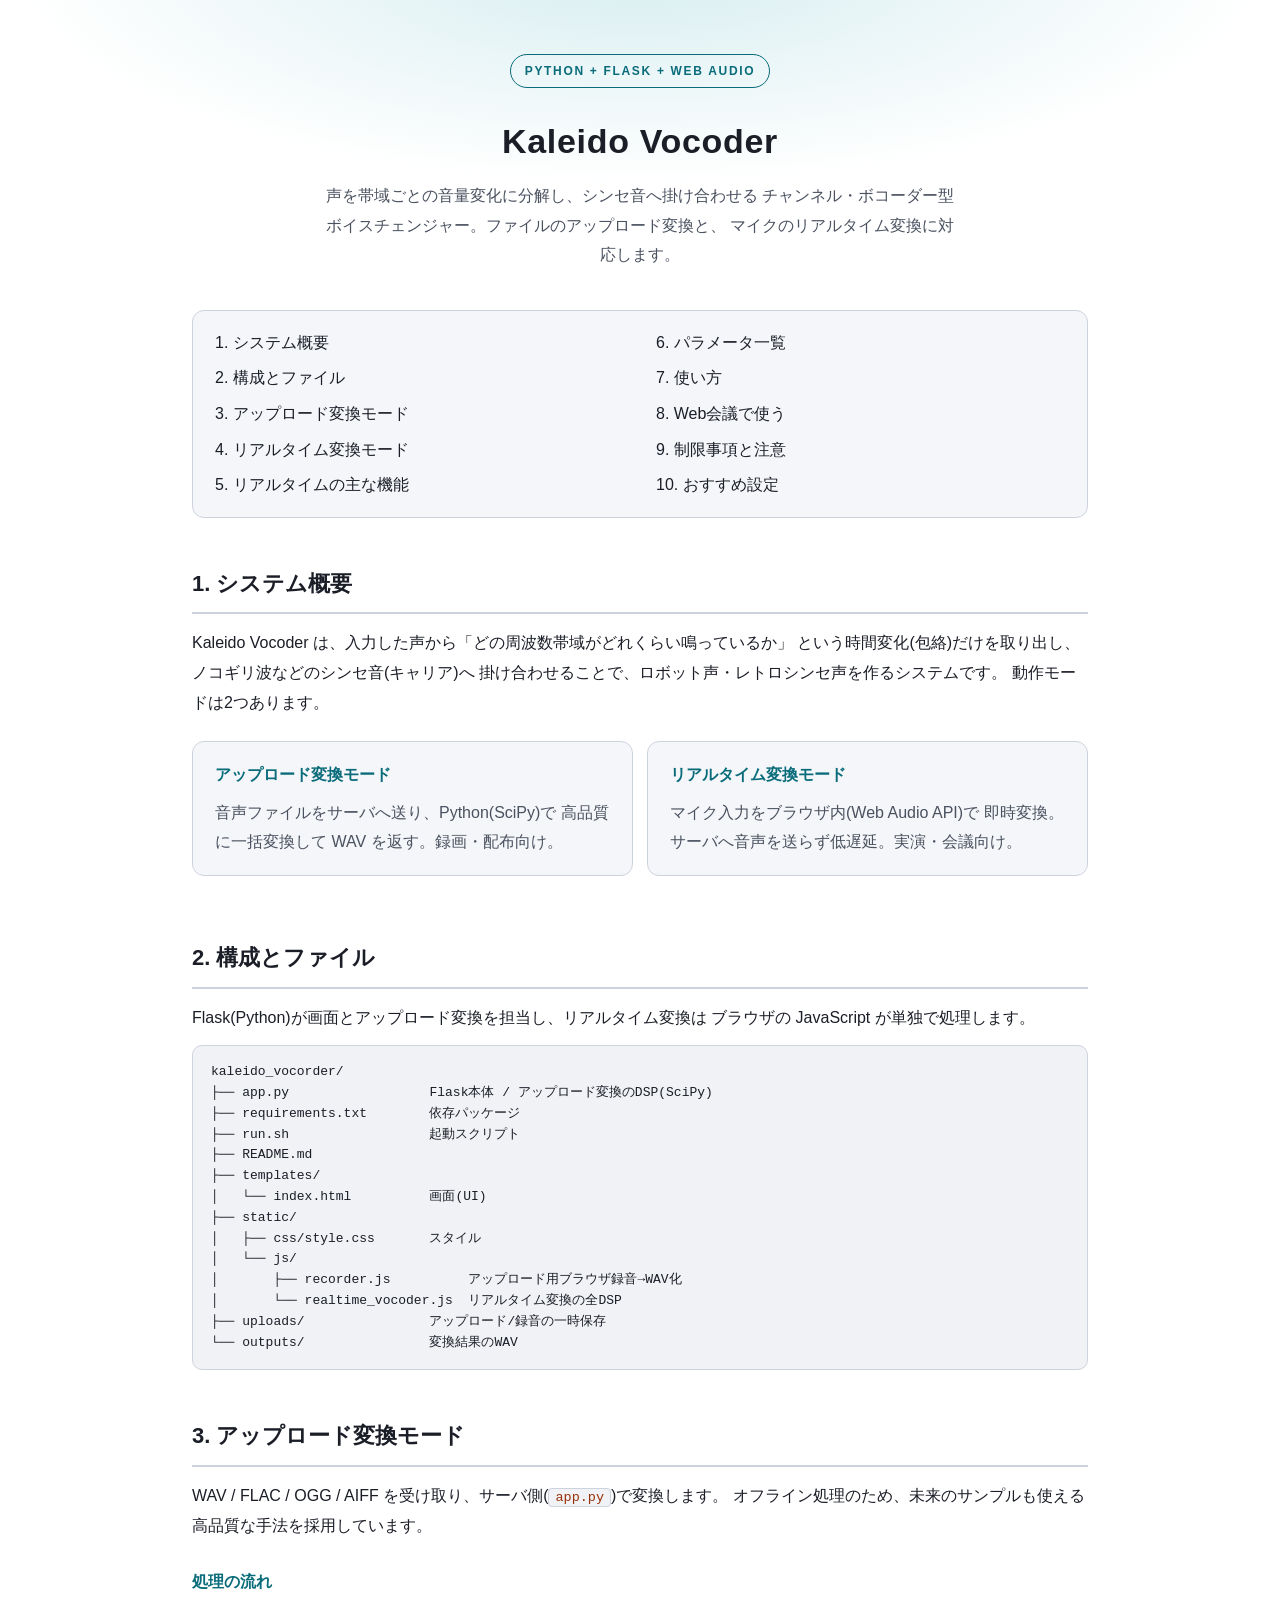
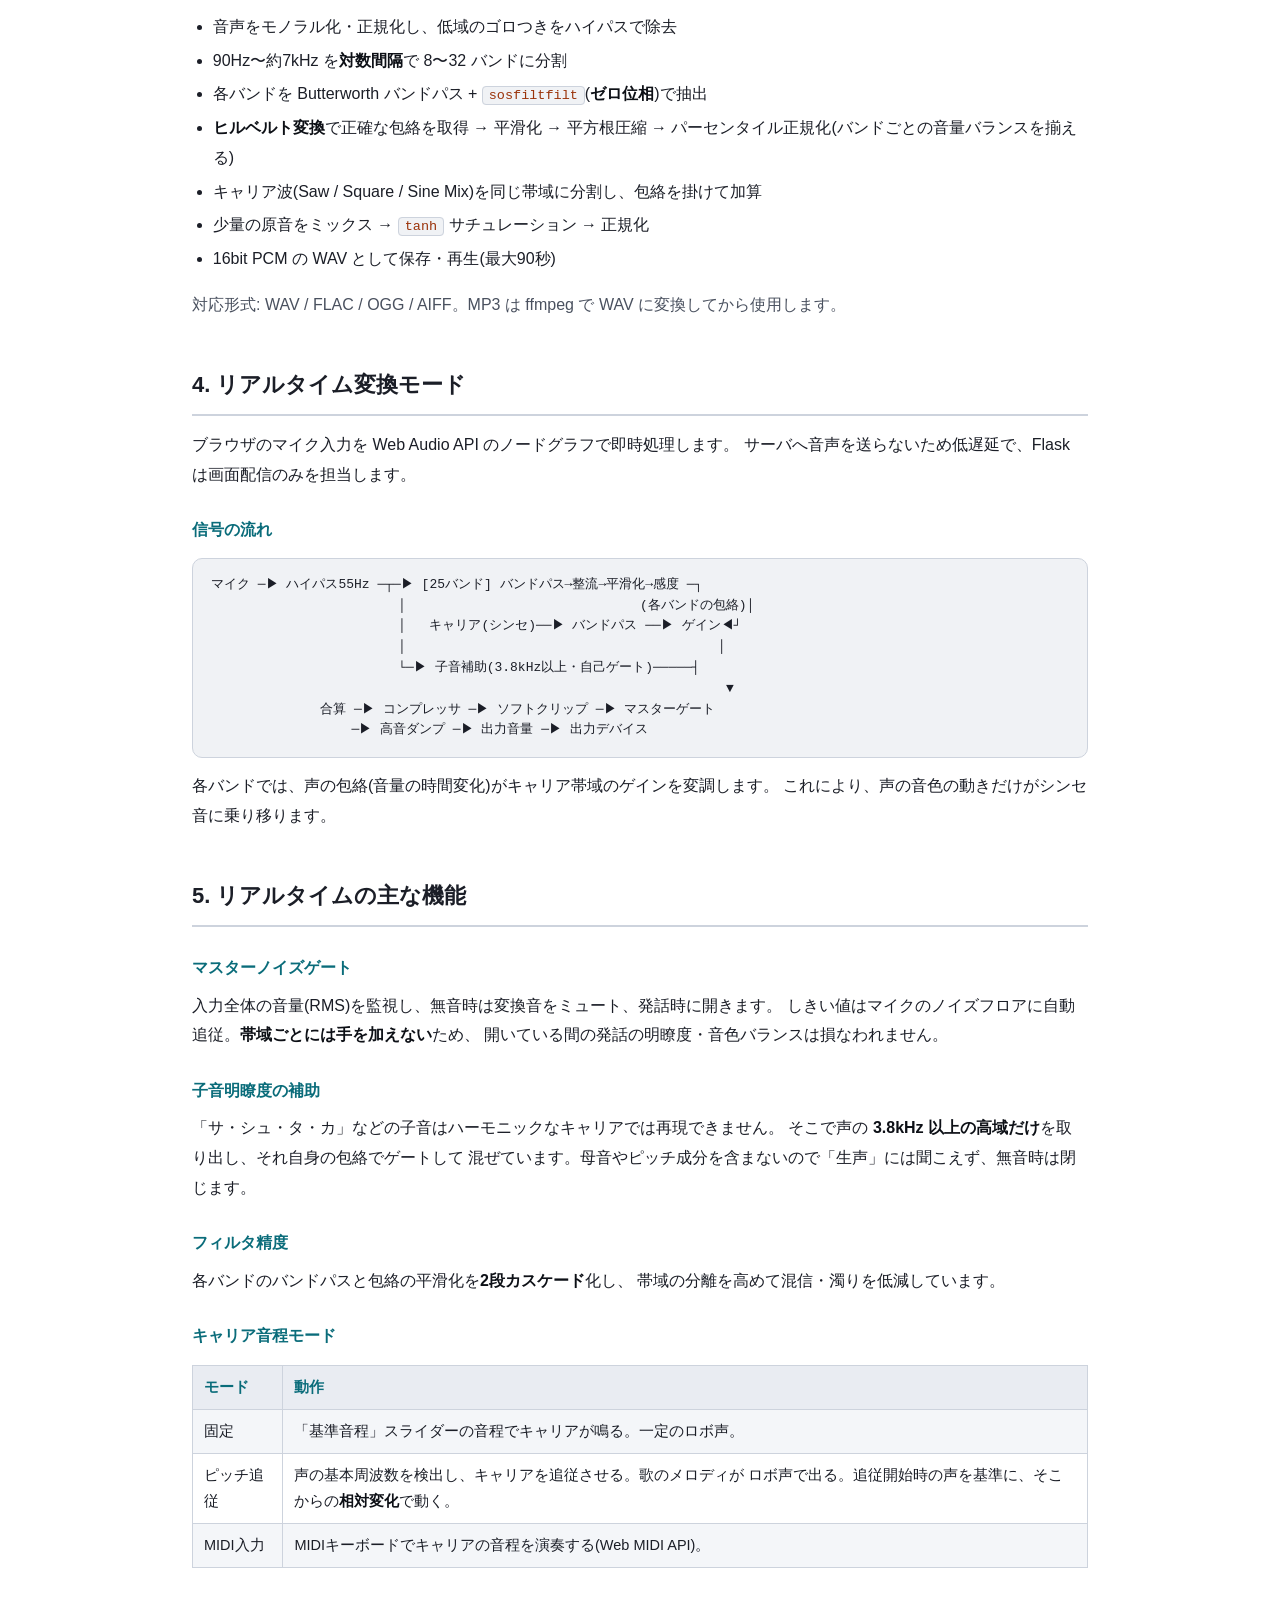
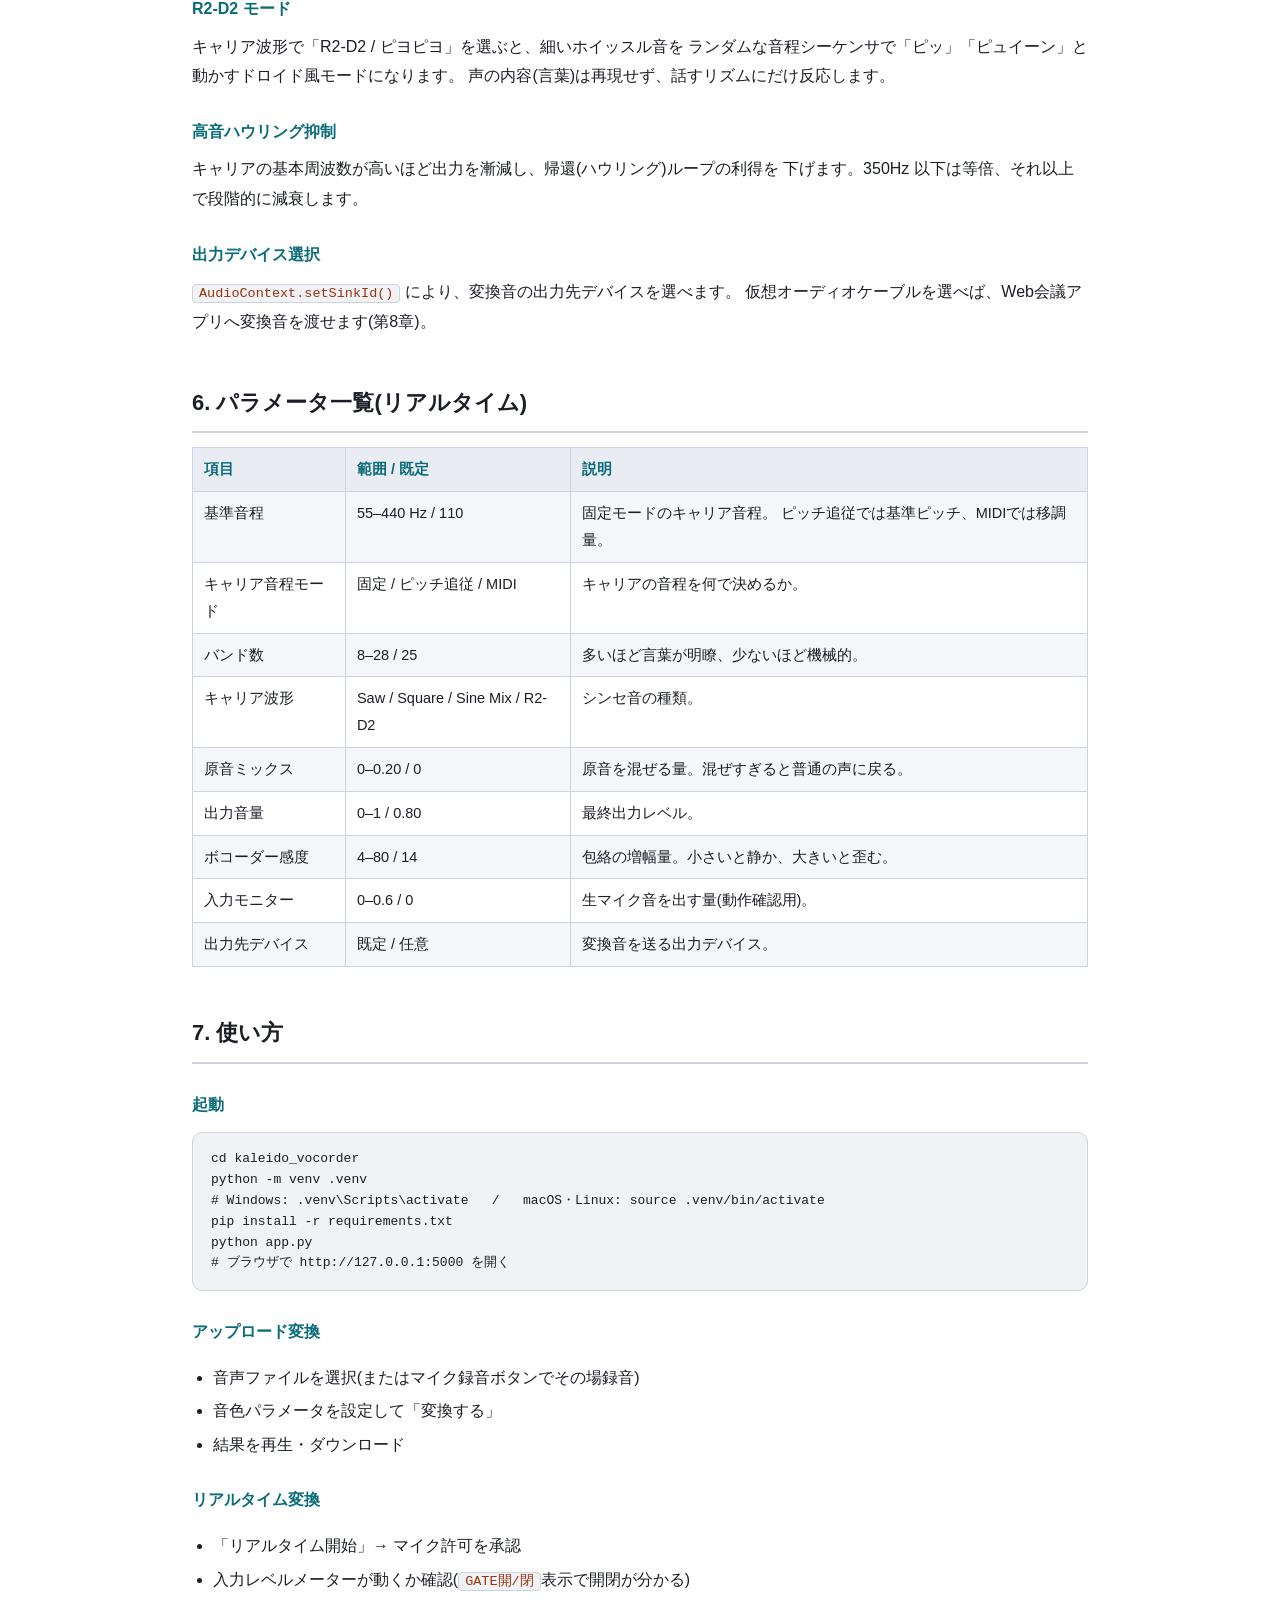
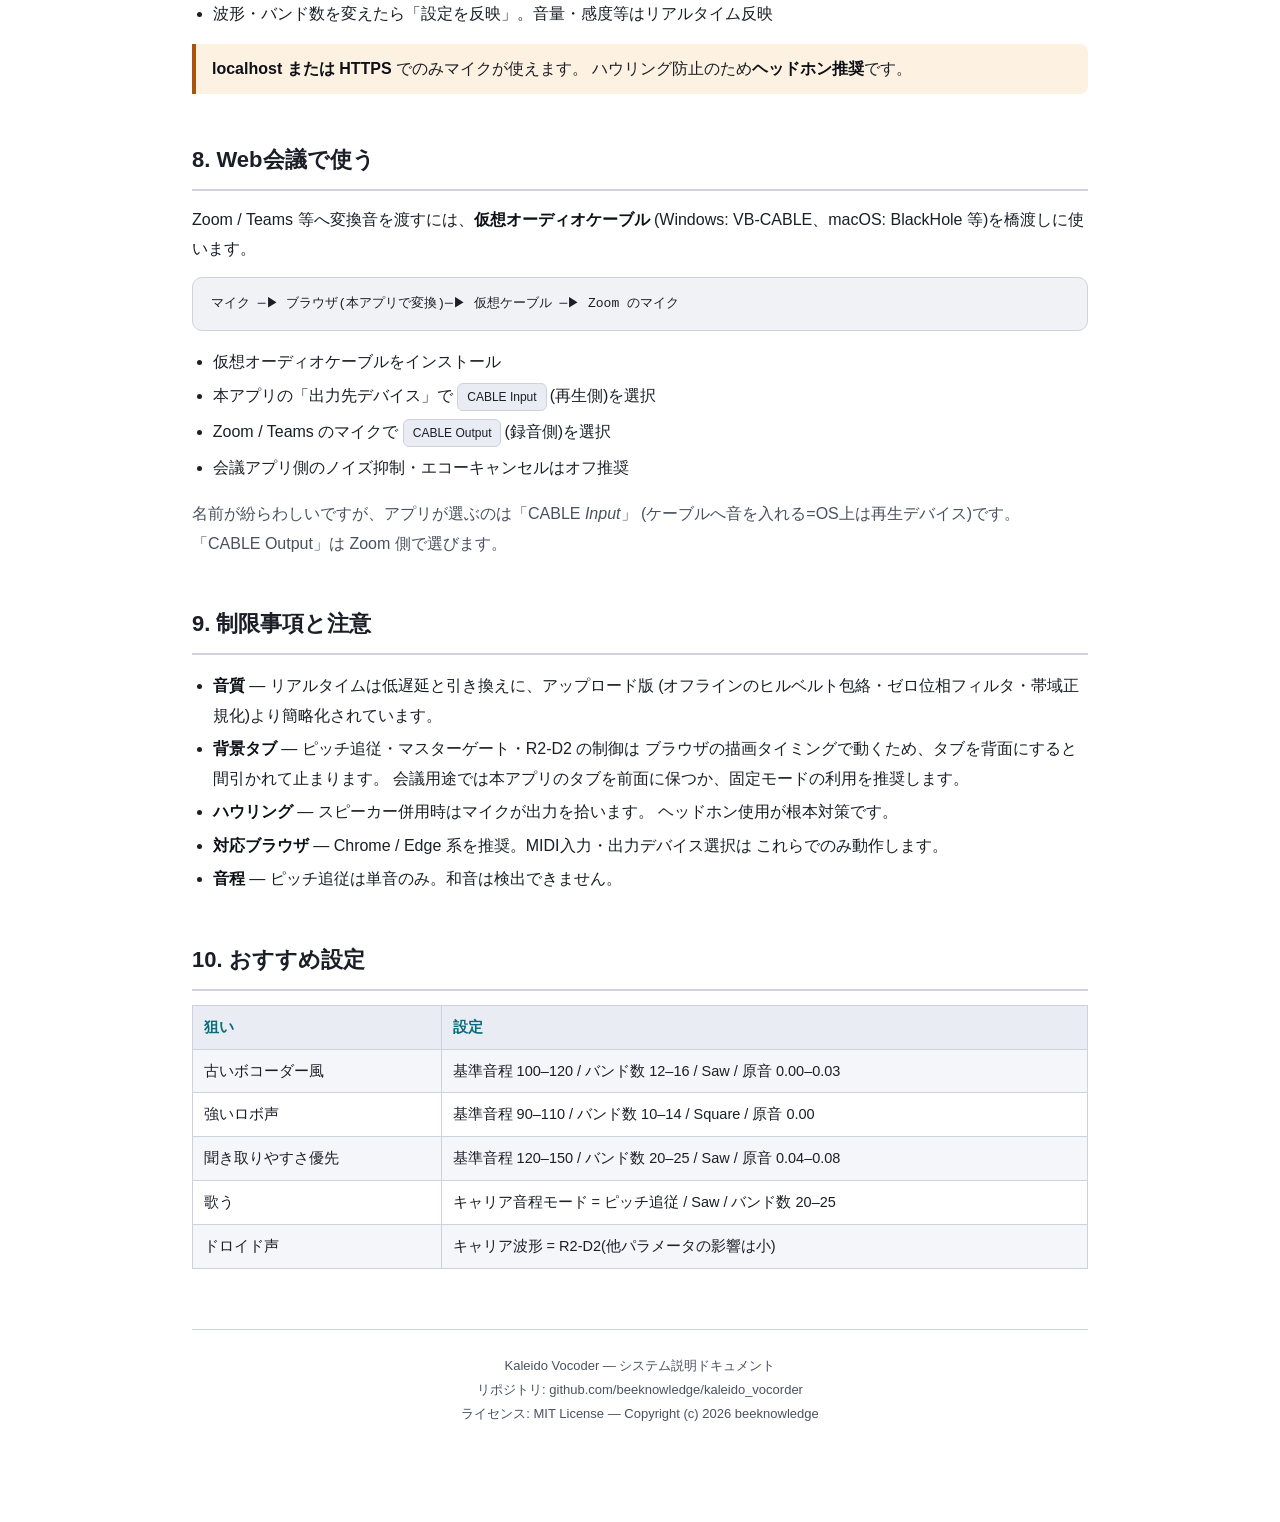
<file: docs.html>
<!doctype html>
<html lang="ja">
<head>
<meta charset="utf-8">
<meta name="viewport" content="width=device-width, initial-scale=1">
<title>Kaleido Vocoder — システム説明</title>
<style>
  :root{
    --bg:#ffffff; --panel:#f4f6f9; --panel2:#e9ecf2;
    --text:#1b1e27; --muted:#4a515f; --accent:#0a6c7a; --accent2:#a8540f;
    --border:#cdd3dd; --code:#f0f2f5;
  }
  *{box-sizing:border-box}
  body{margin:0;background:var(--bg);color:var(--text);
    font-family:-apple-system,BlinkMacSystemFont,"Segoe UI","Hiragino Kaku Gothic ProN",Meiryo,sans-serif;
    line-height:1.85;font-size:16px;}
  .wrap{max-width:940px;margin:0 auto;padding:0 22px 96px;}
  header.hero{padding:54px 22px 40px;text-align:center;
    background:radial-gradient(900px 320px at 50% -40px,#d6edf0 0%,transparent 70%);}
  .badge{display:inline-block;font-size:12px;letter-spacing:.14em;
    color:var(--accent);border:1px solid var(--accent);border-radius:999px;
    padding:5px 14px;margin-bottom:18px;text-transform:uppercase;font-weight:600;}
  h1{font-size:34px;margin:.1em 0 .25em;letter-spacing:.02em;color:var(--text);}
  .lead{color:var(--muted);max-width:640px;margin:0 auto;}
  h2{font-size:22px;margin:46px 0 14px;padding-bottom:8px;
    border-bottom:2px solid var(--border);color:var(--text);}
  h3{font-size:16px;margin:26px 0 8px;color:var(--accent);font-weight:700;}
  a{color:var(--accent);}
  p{margin:.5em 0;}
  ul{padding-left:1.3em;}
  li{margin:.25em 0;}
  strong{color:#0d1016;}
  code{background:var(--code);border:1px solid var(--border);border-radius:4px;
    padding:1px 6px;font-size:13.5px;color:#9a3209;
    font-family:"SFMono-Regular",Consolas,"Liberation Mono",monospace;}
  pre{background:var(--code);border:1px solid var(--border);border-radius:10px;
    padding:16px 18px;overflow-x:auto;font-size:13px;line-height:1.6;
    font-family:"SFMono-Regular",Consolas,"Liberation Mono",monospace;color:#1b1e27;}
  .card{background:var(--panel);border:1px solid var(--border);border-radius:12px;
    padding:18px 22px;margin:16px 0;}
  .grid2{display:grid;grid-template-columns:1fr 1fr;gap:14px;}
  @media(max-width:680px){.grid2{grid-template-columns:1fr;}}
  table{width:100%;border-collapse:collapse;margin:14px 0;font-size:14.5px;}
  th,td{border:1px solid var(--border);padding:8px 11px;text-align:left;
    vertical-align:top;}
  th{background:var(--panel2);color:var(--accent);font-weight:700;}
  tr:nth-child(even) td{background:var(--panel);}
  .toc{background:var(--panel);border:1px solid var(--border);border-radius:12px;
    padding:14px 22px;columns:2;column-gap:32px;}
  @media(max-width:680px){.toc{columns:1;}}
  .toc a{display:block;color:var(--text);text-decoration:none;padding:3px 0;font-weight:500;}
  .toc a:hover{color:var(--accent);}
  .note{border-left:4px solid var(--accent2);background:#fdf1e1;
    padding:10px 16px;border-radius:0 8px 8px 0;margin:14px 0;color:var(--text);}
  .muted{color:var(--muted);}
  footer{text-align:center;color:var(--muted);font-size:13px;
    margin-top:60px;padding-top:24px;border-top:1px solid var(--border);}
  .pill{display:inline-block;font-size:12px;background:var(--panel2);
    border:1px solid var(--border);border-radius:6px;padding:2px 9px;
    margin:2px 3px 2px 0;color:var(--text);}
</style>
</head>
<body>

<header class="hero">
  <div class="badge">Python + Flask + Web Audio</div>
  <h1>Kaleido Vocoder</h1>
  <p class="lead">声を帯域ごとの音量変化に分解し、シンセ音へ掛け合わせる
  チャンネル・ボコーダー型ボイスチェンジャー。ファイルのアップロード変換と、
  マイクのリアルタイム変換に対応します。</p>
</header>

<div class="wrap">

  <nav class="toc">
    <a href="#overview">1. システム概要</a>
    <a href="#structure">2. 構成とファイル</a>
    <a href="#upload">3. アップロード変換モード</a>
    <a href="#realtime">4. リアルタイム変換モード</a>
    <a href="#features">5. リアルタイムの主な機能</a>
    <a href="#params">6. パラメータ一覧</a>
    <a href="#usage">7. 使い方</a>
    <a href="#meeting">8. Web会議で使う</a>
    <a href="#limits">9. 制限事項と注意</a>
    <a href="#presets">10. おすすめ設定</a>
  </nav>

  <h2 id="overview">1. システム概要</h2>
  <p>Kaleido Vocoder は、入力した声から「どの周波数帯域がどれくらい鳴っているか」
  という時間変化(包絡)だけを取り出し、ノコギリ波などのシンセ音(キャリア)へ
  掛け合わせることで、ロボット声・レトロシンセ声を作るシステムです。
  動作モードは2つあります。</p>
  <div class="grid2">
    <div class="card">
      <h3 style="margin-top:0">アップロード変換モード</h3>
      <p class="muted" style="margin:0">音声ファイルをサーバへ送り、Python(SciPy)で
      高品質に一括変換して WAV を返す。録画・配布向け。</p>
    </div>
    <div class="card">
      <h3 style="margin-top:0">リアルタイム変換モード</h3>
      <p class="muted" style="margin:0">マイク入力をブラウザ内(Web Audio API)で
      即時変換。サーバへ音声を送らず低遅延。実演・会議向け。</p>
    </div>
  </div>

  <h2 id="structure">2. 構成とファイル</h2>
  <p>Flask(Python)が画面とアップロード変換を担当し、リアルタイム変換は
  ブラウザの JavaScript が単独で処理します。</p>
  <pre>kaleido_vocorder/
├── app.py                  Flask本体 / アップロード変換のDSP(SciPy)
├── requirements.txt        依存パッケージ
├── run.sh                  起動スクリプト
├── README.md
├── templates/
│   └── index.html          画面(UI)
├── static/
│   ├── css/style.css       スタイル
│   └── js/
│       ├── recorder.js          アップロード用ブラウザ録音→WAV化
│       └── realtime_vocoder.js  リアルタイム変換の全DSP
├── uploads/                アップロード/録音の一時保存
└── outputs/                変換結果のWAV</pre>

  <h2 id="upload">3. アップロード変換モード</h2>
  <p>WAV / FLAC / OGG / AIFF を受け取り、サーバ側(<code>app.py</code>)で変換します。
  オフライン処理のため、未来のサンプルも使える高品質な手法を採用しています。</p>
  <h3>処理の流れ</h3>
  <ul>
    <li>音声をモノラル化・正規化し、低域のゴロつきをハイパスで除去</li>
    <li>90Hz〜約7kHz を<strong>対数間隔</strong>で 8〜32 バンドに分割</li>
    <li>各バンドを Butterworth バンドパス + <code>sosfiltfilt</code>(<strong>ゼロ位相</strong>)で抽出</li>
    <li><strong>ヒルベルト変換</strong>で正確な包絡を取得 → 平滑化 → 平方根圧縮 →
        パーセンタイル正規化(バンドごとの音量バランスを揃える)</li>
    <li>キャリア波(Saw / Square / Sine Mix)を同じ帯域に分割し、包絡を掛けて加算</li>
    <li>少量の原音をミックス → <code>tanh</code> サチュレーション → 正規化</li>
    <li>16bit PCM の WAV として保存・再生(最大90秒)</li>
  </ul>
  <p class="muted">対応形式: WAV / FLAC / OGG / AIFF。MP3 は ffmpeg で WAV に変換してから使用します。</p>

  <h2 id="realtime">4. リアルタイム変換モード</h2>
  <p>ブラウザのマイク入力を Web Audio API のノードグラフで即時処理します。
  サーバへ音声を送らないため低遅延で、Flask は画面配信のみを担当します。</p>
  <h3>信号の流れ</h3>
  <pre>マイク ─▶ ハイパス55Hz ─┬─▶ [25バンド] バンドパス→整流→平滑化→感度 ─┐
                        │                              (各バンドの包絡)│
                        │   キャリア(シンセ)──▶ バンドパス ──▶ ゲイン◀┘
                        │                                        │
                        └─▶ 子音補助(3.8kHz以上・自己ゲート)─────┤
                                                                  ▼
              合算 ─▶ コンプレッサ ─▶ ソフトクリップ ─▶ マスターゲート
                  ─▶ 高音ダンプ ─▶ 出力音量 ─▶ 出力デバイス</pre>
  <p>各バンドでは、声の包絡(音量の時間変化)がキャリア帯域のゲインを変調します。
  これにより、声の音色の動きだけがシンセ音に乗り移ります。</p>

  <h2 id="features">5. リアルタイムの主な機能</h2>

  <h3>マスターノイズゲート</h3>
  <p>入力全体の音量(RMS)を監視し、無音時は変換音をミュート、発話時に開きます。
  しきい値はマイクのノイズフロアに自動追従。<strong>帯域ごとには手を加えない</strong>ため、
  開いている間の発話の明瞭度・音色バランスは損なわれません。</p>

  <h3>子音明瞭度の補助</h3>
  <p>「サ・シュ・タ・カ」などの子音はハーモニックなキャリアでは再現できません。
  そこで声の <strong>3.8kHz 以上の高域だけ</strong>を取り出し、それ自身の包絡でゲートして
  混ぜています。母音やピッチ成分を含まないので「生声」には聞こえず、無音時は閉じます。</p>

  <h3>フィルタ精度</h3>
  <p>各バンドのバンドパスと包絡の平滑化を<strong>2段カスケード</strong>化し、
  帯域の分離を高めて混信・濁りを低減しています。</p>

  <h3>キャリア音程モード</h3>
  <table>
    <tr><th>モード</th><th>動作</th></tr>
    <tr><td>固定</td><td>「基準音程」スライダーの音程でキャリアが鳴る。一定のロボ声。</td></tr>
    <tr><td>ピッチ追従</td><td>声の基本周波数を検出し、キャリアを追従させる。歌のメロディが
        ロボ声で出る。追従開始時の声を基準に、そこからの<strong>相対変化</strong>で動く。</td></tr>
    <tr><td>MIDI入力</td><td>MIDIキーボードでキャリアの音程を演奏する(Web MIDI API)。</td></tr>
  </table>

  <h3>R2-D2 モード</h3>
  <p>キャリア波形で「R2-D2 / ピヨピヨ」を選ぶと、細いホイッスル音を
  ランダムな音程シーケンサで「ピッ」「ピュイーン」と動かすドロイド風モードになります。
  声の内容(言葉)は再現せず、話すリズムにだけ反応します。</p>

  <h3>高音ハウリング抑制</h3>
  <p>キャリアの基本周波数が高いほど出力を漸減し、帰還(ハウリング)ループの利得を
  下げます。350Hz 以下は等倍、それ以上で段階的に減衰します。</p>

  <h3>出力デバイス選択</h3>
  <p><code>AudioContext.setSinkId()</code> により、変換音の出力先デバイスを選べます。
  仮想オーディオケーブルを選べば、Web会議アプリへ変換音を渡せます(第8章)。</p>

  <h2 id="params">6. パラメータ一覧(リアルタイム)</h2>
  <table>
    <tr><th>項目</th><th>範囲 / 既定</th><th>説明</th></tr>
    <tr><td>基準音程</td><td>55–440 Hz / 110</td><td>固定モードのキャリア音程。
        ピッチ追従では基準ピッチ、MIDIでは移調量。</td></tr>
    <tr><td>キャリア音程モード</td><td>固定 / ピッチ追従 / MIDI</td><td>キャリアの音程を何で決めるか。</td></tr>
    <tr><td>バンド数</td><td>8–28 / 25</td><td>多いほど言葉が明瞭、少ないほど機械的。</td></tr>
    <tr><td>キャリア波形</td><td>Saw / Square / Sine Mix / R2-D2</td><td>シンセ音の種類。</td></tr>
    <tr><td>原音ミックス</td><td>0–0.20 / 0</td><td>原音を混ぜる量。混ぜすぎると普通の声に戻る。</td></tr>
    <tr><td>出力音量</td><td>0–1 / 0.80</td><td>最終出力レベル。</td></tr>
    <tr><td>ボコーダー感度</td><td>4–80 / 14</td><td>包絡の増幅量。小さいと静か、大きいと歪む。</td></tr>
    <tr><td>入力モニター</td><td>0–0.6 / 0</td><td>生マイク音を出す量(動作確認用)。</td></tr>
    <tr><td>出力先デバイス</td><td>既定 / 任意</td><td>変換音を送る出力デバイス。</td></tr>
  </table>

  <h2 id="usage">7. 使い方</h2>
  <h3>起動</h3>
  <pre>cd kaleido_vocorder
python -m venv .venv
# Windows: .venv\Scripts\activate   /   macOS・Linux: source .venv/bin/activate
pip install -r requirements.txt
python app.py
# ブラウザで http://127.0.0.1:5000 を開く</pre>
  <h3>アップロード変換</h3>
  <ul>
    <li>音声ファイルを選択(またはマイク録音ボタンでその場録音)</li>
    <li>音色パラメータを設定して「変換する」</li>
    <li>結果を再生・ダウンロード</li>
  </ul>
  <h3>リアルタイム変換</h3>
  <ul>
    <li>「リアルタイム開始」→ マイク許可を承認</li>
    <li>入力レベルメーターが動くか確認(<code>GATE開/閉</code>表示で開閉が分かる)</li>
    <li>波形・バンド数を変えたら「設定を反映」。音量・感度等はリアルタイム反映</li>
  </ul>
  <div class="note"><strong>localhost または HTTPS</strong> でのみマイクが使えます。
  ハウリング防止のため<strong>ヘッドホン推奨</strong>です。</div>

  <h2 id="meeting">8. Web会議で使う</h2>
  <p>Zoom / Teams 等へ変換音を渡すには、<strong>仮想オーディオケーブル</strong>
  (Windows: VB-CABLE、macOS: BlackHole 等)を橋渡しに使います。</p>
  <pre>マイク ─▶ ブラウザ(本アプリで変換)─▶ 仮想ケーブル ─▶ Zoom のマイク</pre>
  <ul>
    <li>仮想オーディオケーブルをインストール</li>
    <li>本アプリの「出力先デバイス」で <span class="pill">CABLE Input</span>(再生側)を選択</li>
    <li>Zoom / Teams のマイクで <span class="pill">CABLE Output</span>(録音側)を選択</li>
    <li>会議アプリ側のノイズ抑制・エコーキャンセルはオフ推奨</li>
  </ul>
  <p class="muted">名前が紛らわしいですが、アプリが選ぶのは「CABLE <em>Input</em>」
  (ケーブルへ音を入れる=OS上は再生デバイス)です。「CABLE Output」は Zoom 側で選びます。</p>

  <h2 id="limits">9. 制限事項と注意</h2>
  <ul>
    <li><strong>音質</strong> — リアルタイムは低遅延と引き換えに、アップロード版
      (オフラインのヒルベルト包絡・ゼロ位相フィルタ・帯域正規化)より簡略化されています。</li>
    <li><strong>背景タブ</strong> — ピッチ追従・マスターゲート・R2-D2 の制御は
      ブラウザの描画タイミングで動くため、タブを背面にすると間引かれて止まります。
      会議用途では本アプリのタブを前面に保つか、固定モードの利用を推奨します。</li>
    <li><strong>ハウリング</strong> — スピーカー併用時はマイクが出力を拾います。
      ヘッドホン使用が根本対策です。</li>
    <li><strong>対応ブラウザ</strong> — Chrome / Edge 系を推奨。MIDI入力・出力デバイス選択は
      これらでのみ動作します。</li>
    <li><strong>音程</strong> — ピッチ追従は単音のみ。和音は検出できません。</li>
  </ul>

  <h2 id="presets">10. おすすめ設定</h2>
  <table>
    <tr><th>狙い</th><th>設定</th></tr>
    <tr><td>古いボコーダー風</td><td>基準音程 100–120 / バンド数 12–16 / Saw / 原音 0.00–0.03</td></tr>
    <tr><td>強いロボ声</td><td>基準音程 90–110 / バンド数 10–14 / Square / 原音 0.00</td></tr>
    <tr><td>聞き取りやすさ優先</td><td>基準音程 120–150 / バンド数 20–25 / Saw / 原音 0.04–0.08</td></tr>
    <tr><td>歌う</td><td>キャリア音程モード = ピッチ追従 / Saw / バンド数 20–25</td></tr>
    <tr><td>ドロイド声</td><td>キャリア波形 = R2-D2(他パラメータの影響は小)</td></tr>
  </table>

  <footer>
    Kaleido Vocoder — システム説明ドキュメント<br>
    リポジトリ: github.com/beeknowledge/kaleido_vocorder<br>
    ライセンス: MIT License — Copyright (c) 2026 beeknowledge
  </footer>

</div>
</body>
</html>
</file>
